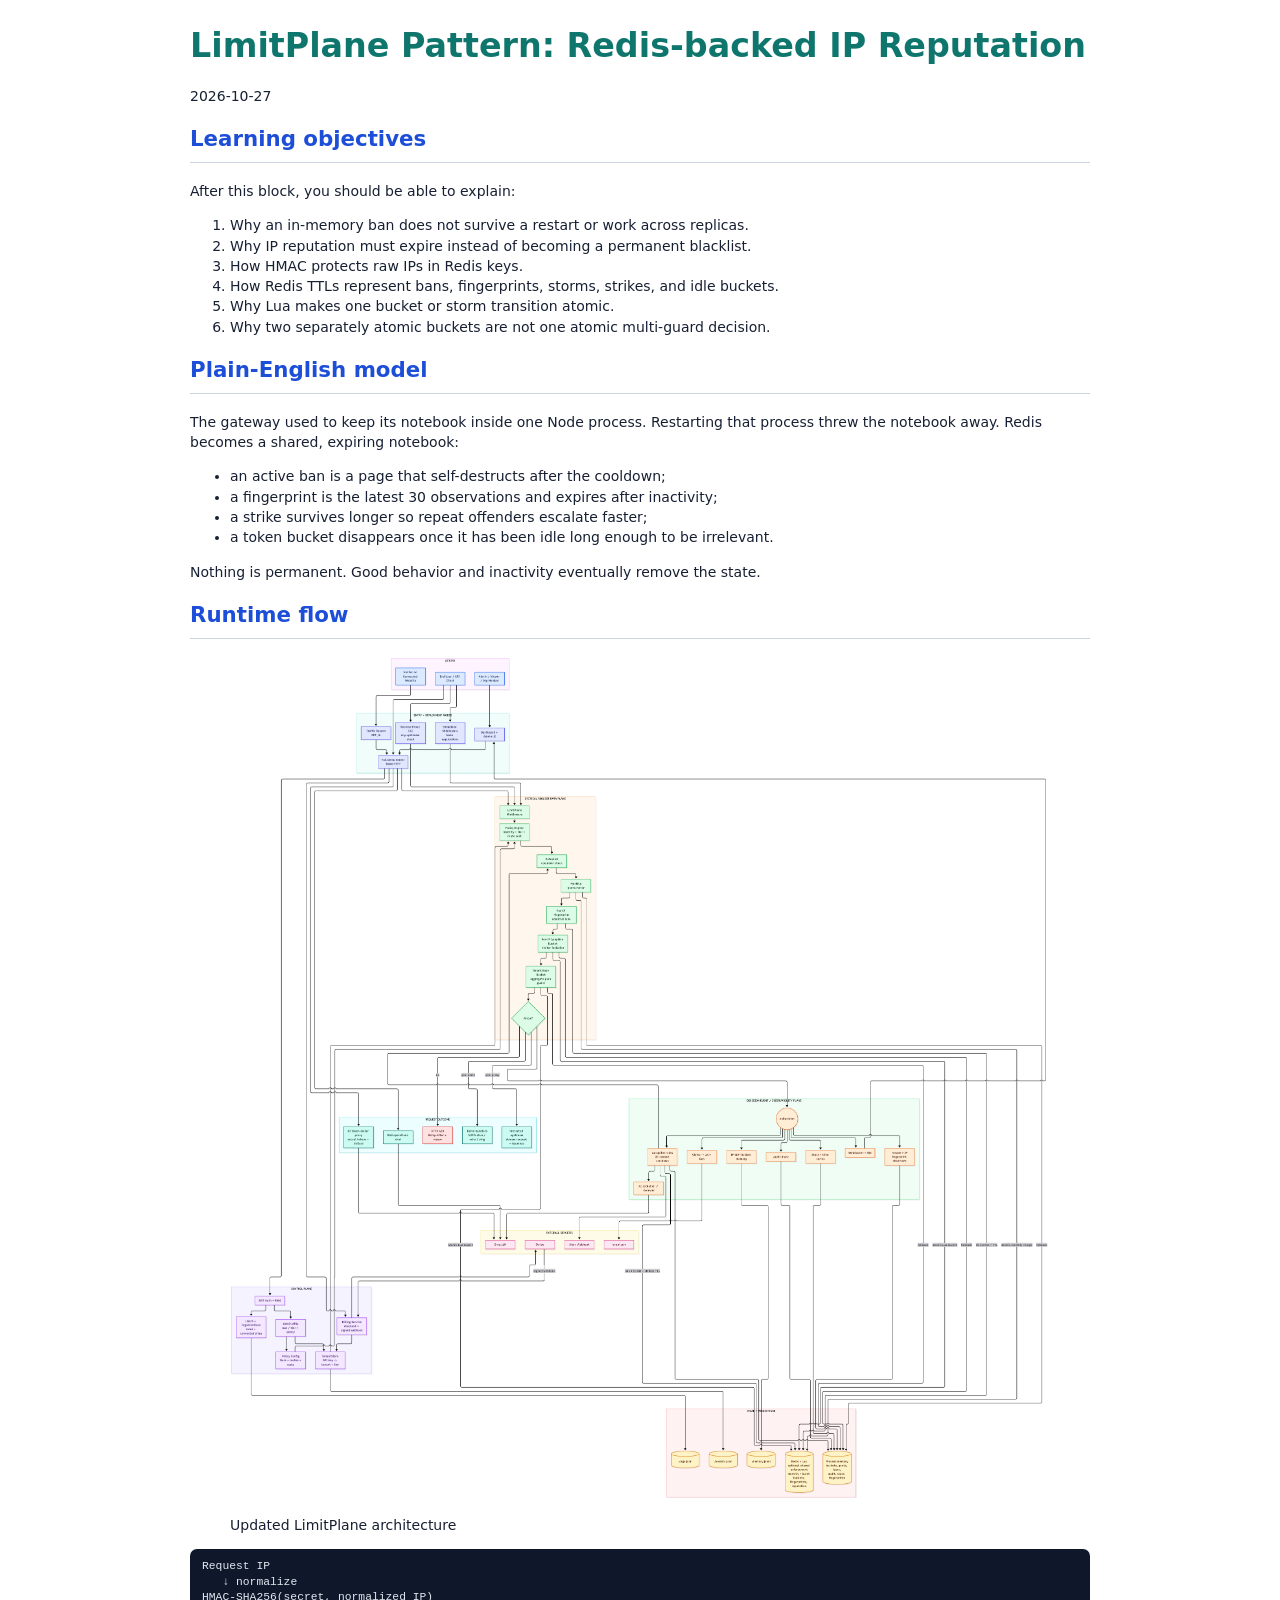
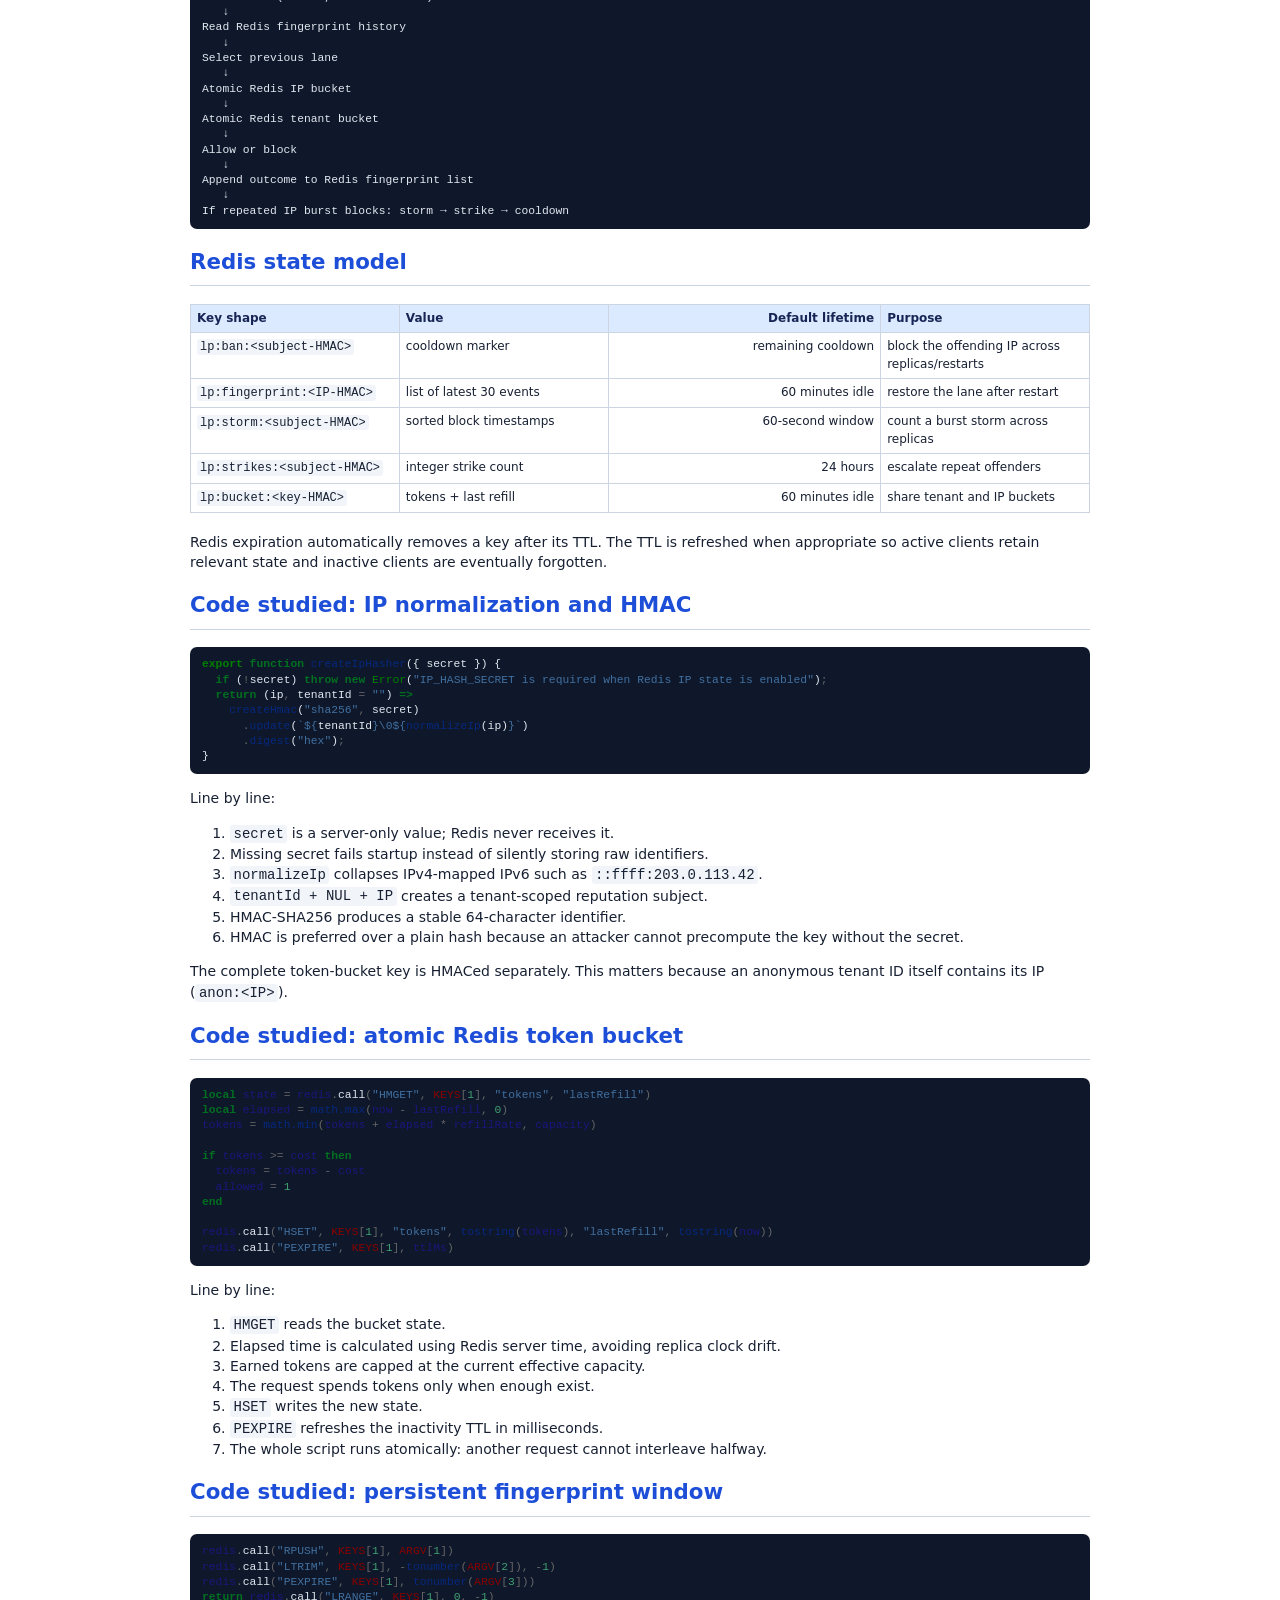
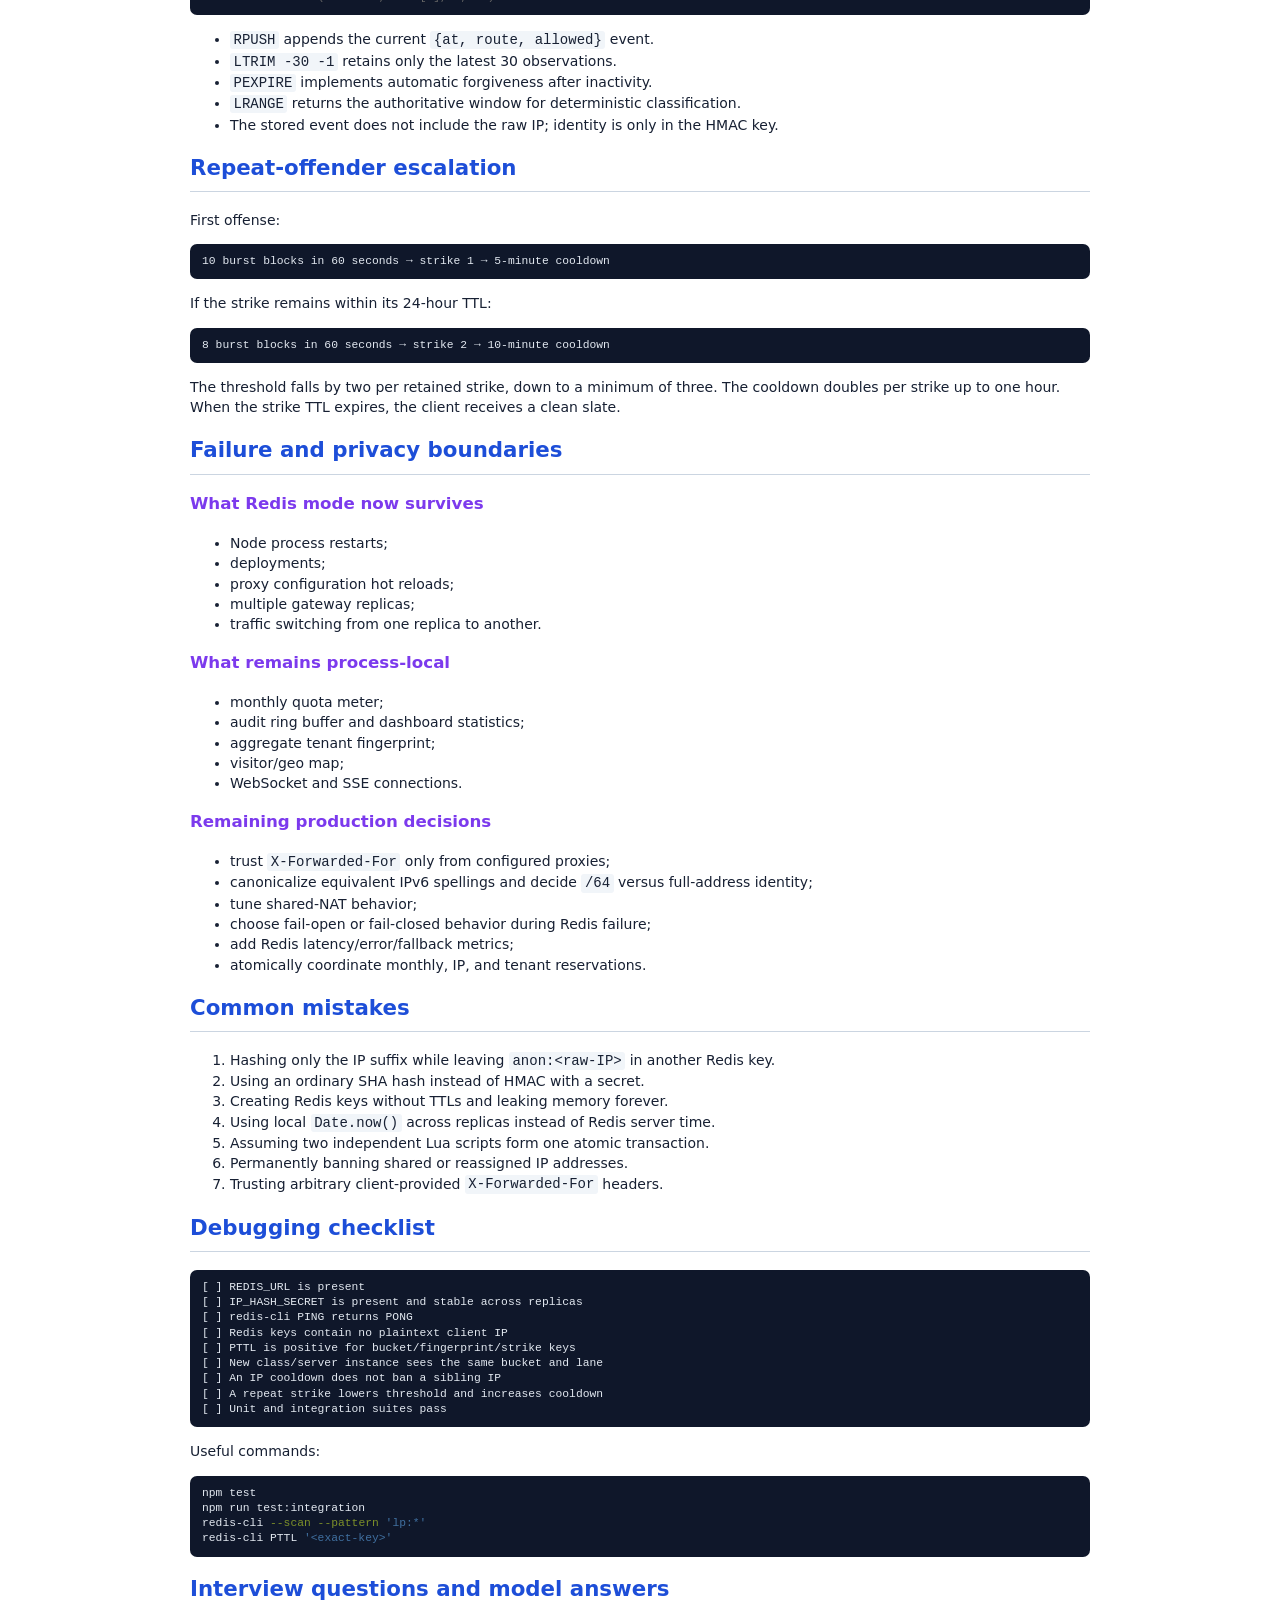
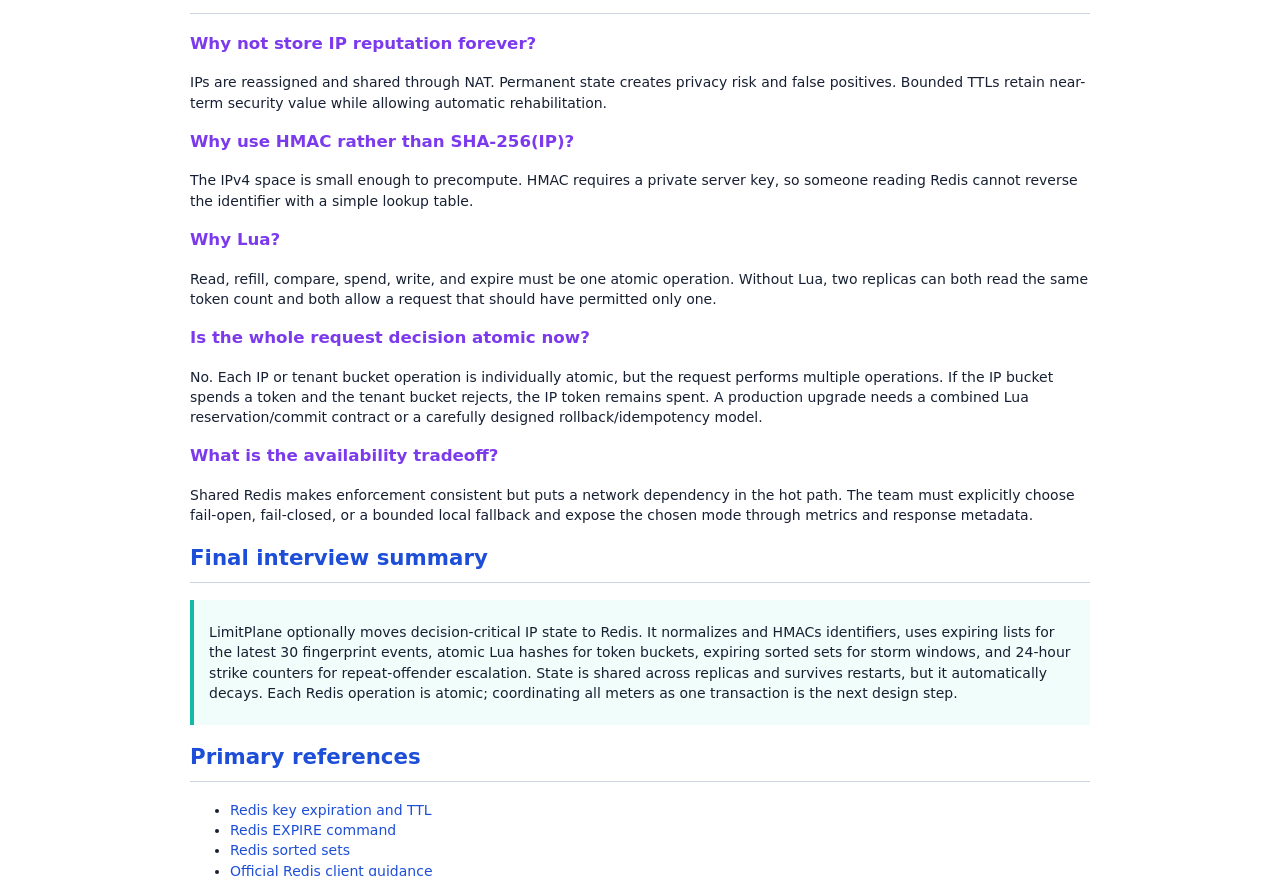
<file: docs/learning/redis-ip-reputation-pattern.html>
<!DOCTYPE html>
<html xmlns="http://www.w3.org/1999/xhtml">
<head>
  <meta charset="utf-8" />
  <meta name="generator" content="pandoc" />
  <meta name="viewport" content="width=device-width, initial-scale=1.0, user-scalable=yes" />
  <meta name="dcterms.date" content="2026-10-27" />
  <title>LimitPlane Pattern: Redis-backed IP Reputation</title>
  <style>
    /* Default styles provided by pandoc.
    ** See https://pandoc.org/MANUAL.html#variables-for-html for config info.
    */
    span.smallcaps{font-variant: small-caps;}
    div.columns{display: flex; gap: min(4vw, 1.5em);}
    div.column{flex: auto; overflow-x: auto;}
    div.hanging-indent{margin-left: 1.5em; text-indent: -1.5em;}
    /* The extra [class] is a hack that increases specificity enough to
       override a similar rule in reveal.js */
    ul.task-list[class]{list-style: none;}
    ul.task-list li input[type="checkbox"] {
      font-size: inherit;
      width: 0.8em;
      margin: 0 0.8em 0.2em -1.6em;
      vertical-align: middle;
    }
    .display.math{display: block; text-align: center; margin: 0.5rem auto;}
    /* CSS for syntax highlighting */
    html { -webkit-text-size-adjust: 100%; }
    pre > code.sourceCode { white-space: pre; position: relative; }
    pre > code.sourceCode > span { display: inline-block; line-height: 1.25; }
    pre > code.sourceCode > span:empty { height: 1.2em; }
    .sourceCode { overflow: visible; }
    code.sourceCode > span { color: inherit; text-decoration: inherit; }
    div.sourceCode { margin: 1em 0; }
    pre.sourceCode { margin: 0; }
    @media screen {
    div.sourceCode { overflow: auto; }
    }
    @media print {
    pre > code.sourceCode { white-space: pre-wrap; }
    pre > code.sourceCode > span { text-indent: -5em; padding-left: 5em; }
    }
    pre.numberSource code
      { counter-reset: source-line 0; }
    pre.numberSource code > span
      { position: relative; left: -4em; counter-increment: source-line; }
    pre.numberSource code > span > a:first-child::before
      { content: counter(source-line);
        position: relative; left: -1em; text-align: right; vertical-align: baseline;
        border: none; display: inline-block;
        -webkit-touch-callout: none; -webkit-user-select: none;
        -khtml-user-select: none; -moz-user-select: none;
        -ms-user-select: none; user-select: none;
        padding: 0 4px; width: 4em;
        color: #aaaaaa;
      }
    pre.numberSource { margin-left: 3em; border-left: 1px solid #aaaaaa;  padding-left: 4px; }
    div.sourceCode
      {   }
    @media screen {
    pre > code.sourceCode > span > a:first-child::before { text-decoration: underline; }
    }
    code span.al { color: #ff0000; font-weight: bold; } /* Alert */
    code span.an { color: #60a0b0; font-weight: bold; font-style: italic; } /* Annotation */
    code span.at { color: #7d9029; } /* Attribute */
    code span.bn { color: #40a070; } /* BaseN */
    code span.bu { color: #008000; } /* BuiltIn */
    code span.cf { color: #007020; font-weight: bold; } /* ControlFlow */
    code span.ch { color: #4070a0; } /* Char */
    code span.cn { color: #880000; } /* Constant */
    code span.co { color: #60a0b0; font-style: italic; } /* Comment */
    code span.cv { color: #60a0b0; font-weight: bold; font-style: italic; } /* CommentVar */
    code span.do { color: #ba2121; font-style: italic; } /* Documentation */
    code span.dt { color: #902000; } /* DataType */
    code span.dv { color: #40a070; } /* DecVal */
    code span.er { color: #ff0000; font-weight: bold; } /* Error */
    code span.ex { } /* Extension */
    code span.fl { color: #40a070; } /* Float */
    code span.fu { color: #06287e; } /* Function */
    code span.im { color: #008000; font-weight: bold; } /* Import */
    code span.in { color: #60a0b0; font-weight: bold; font-style: italic; } /* Information */
    code span.kw { color: #007020; font-weight: bold; } /* Keyword */
    code span.op { color: #666666; } /* Operator */
    code span.ot { color: #007020; } /* Other */
    code span.pp { color: #bc7a00; } /* Preprocessor */
    code span.sc { color: #4070a0; } /* SpecialChar */
    code span.ss { color: #bb6688; } /* SpecialString */
    code span.st { color: #4070a0; } /* String */
    code span.va { color: #19177c; } /* Variable */
    code span.vs { color: #4070a0; } /* VerbatimString */
    code span.wa { color: #60a0b0; font-weight: bold; font-style: italic; } /* Warning */
  </style>
  <link rel="stylesheet" href="print.css" />
</head>
<body>
<header id="title-block-header">
<h1 class="title">LimitPlane Pattern: Redis-backed IP Reputation</h1>
<p class="date">2026-10-27</p>
</header>
<h2 id="learning-objectives">Learning objectives</h2>
<p>After this block, you should be able to explain:</p>
<ol type="1">
<li>Why an in-memory ban does not survive a restart or work across
replicas.</li>
<li>Why IP reputation must expire instead of becoming a permanent
blacklist.</li>
<li>How HMAC protects raw IPs in Redis keys.</li>
<li>How Redis TTLs represent bans, fingerprints, storms, strikes, and
idle buckets.</li>
<li>Why Lua makes one bucket or storm transition atomic.</li>
<li>Why two separately atomic buckets are not one atomic multi-guard
decision.</li>
</ol>
<h2 id="plain-english-model">Plain-English model</h2>
<p>The gateway used to keep its notebook inside one Node process.
Restarting that process threw the notebook away. Redis becomes a shared,
expiring notebook:</p>
<ul>
<li>an active ban is a page that self-destructs after the cooldown;</li>
<li>a fingerprint is the latest 30 observations and expires after
inactivity;</li>
<li>a strike survives longer so repeat offenders escalate faster;</li>
<li>a token bucket disappears once it has been idle long enough to be
irrelevant.</li>
</ul>
<p>Nothing is permanent. Good behavior and inactivity eventually remove
the state.</p>
<h2 id="runtime-flow">Runtime flow</h2>
<figure>
<img src="../architecture/limitplane-interview-hld.png"
alt="Updated LimitPlane architecture" />
<figcaption aria-hidden="true">Updated LimitPlane
architecture</figcaption>
</figure>
<pre class="text"><code>Request IP
   ↓ normalize
HMAC-SHA256(secret, normalized IP)
   ↓
Read Redis fingerprint history
   ↓
Select previous lane
   ↓
Atomic Redis IP bucket
   ↓
Atomic Redis tenant bucket
   ↓
Allow or block
   ↓
Append outcome to Redis fingerprint list
   ↓
If repeated IP burst blocks: storm → strike → cooldown</code></pre>
<h2 id="redis-state-model">Redis state model</h2>
<table>
<colgroup>
<col style="width: 23%" />
<col style="width: 23%" />
<col style="width: 30%" />
<col style="width: 23%" />
</colgroup>
<thead>
<tr>
<th>Key shape</th>
<th>Value</th>
<th style="text-align: right;">Default lifetime</th>
<th>Purpose</th>
</tr>
</thead>
<tbody>
<tr>
<td><code>lp:ban:&lt;subject-HMAC&gt;</code></td>
<td>cooldown marker</td>
<td style="text-align: right;">remaining cooldown</td>
<td>block the offending IP across replicas/restarts</td>
</tr>
<tr>
<td><code>lp:fingerprint:&lt;IP-HMAC&gt;</code></td>
<td>list of latest 30 events</td>
<td style="text-align: right;">60 minutes idle</td>
<td>restore the lane after restart</td>
</tr>
<tr>
<td><code>lp:storm:&lt;subject-HMAC&gt;</code></td>
<td>sorted block timestamps</td>
<td style="text-align: right;">60-second window</td>
<td>count a burst storm across replicas</td>
</tr>
<tr>
<td><code>lp:strikes:&lt;subject-HMAC&gt;</code></td>
<td>integer strike count</td>
<td style="text-align: right;">24 hours</td>
<td>escalate repeat offenders</td>
</tr>
<tr>
<td><code>lp:bucket:&lt;key-HMAC&gt;</code></td>
<td>tokens + last refill</td>
<td style="text-align: right;">60 minutes idle</td>
<td>share tenant and IP buckets</td>
</tr>
</tbody>
</table>
<p>Redis expiration automatically removes a key after its TTL. The TTL
is refreshed when appropriate so active clients retain relevant state
and inactive clients are eventually forgotten.</p>
<h2 id="code-studied-ip-normalization-and-hmac">Code studied: IP
normalization and HMAC</h2>
<div class="sourceCode" id="cb2"><pre class="sourceCode js"><code class="sourceCode javascript"><span id="cb2-1"><a href="#cb2-1" aria-hidden="true" tabindex="-1"></a><span class="im">export</span> <span class="kw">function</span> <span class="fu">createIpHasher</span>({ secret }) {</span>
<span id="cb2-2"><a href="#cb2-2" aria-hidden="true" tabindex="-1"></a>  <span class="cf">if</span> (<span class="op">!</span>secret) <span class="cf">throw</span> <span class="kw">new</span> <span class="bu">Error</span>(<span class="st">&quot;IP_HASH_SECRET is required when Redis IP state is enabled&quot;</span>)<span class="op">;</span></span>
<span id="cb2-3"><a href="#cb2-3" aria-hidden="true" tabindex="-1"></a>  <span class="cf">return</span> (ip<span class="op">,</span> tenantId <span class="op">=</span> <span class="st">&quot;&quot;</span>) <span class="kw">=&gt;</span></span>
<span id="cb2-4"><a href="#cb2-4" aria-hidden="true" tabindex="-1"></a>    <span class="fu">createHmac</span>(<span class="st">&quot;sha256&quot;</span><span class="op">,</span> secret)</span>
<span id="cb2-5"><a href="#cb2-5" aria-hidden="true" tabindex="-1"></a>      <span class="op">.</span><span class="fu">update</span>(<span class="vs">`</span><span class="sc">${</span>tenantId<span class="sc">}\0${</span><span class="fu">normalizeIp</span>(ip)<span class="sc">}</span><span class="vs">`</span>)</span>
<span id="cb2-6"><a href="#cb2-6" aria-hidden="true" tabindex="-1"></a>      <span class="op">.</span><span class="fu">digest</span>(<span class="st">&quot;hex&quot;</span>)<span class="op">;</span></span>
<span id="cb2-7"><a href="#cb2-7" aria-hidden="true" tabindex="-1"></a>}</span></code></pre></div>
<p>Line by line:</p>
<ol type="1">
<li><code>secret</code> is a server-only value; Redis never receives
it.</li>
<li>Missing secret fails startup instead of silently storing raw
identifiers.</li>
<li><code>normalizeIp</code> collapses IPv4-mapped IPv6 such as
<code>::ffff:203.0.113.42</code>.</li>
<li><code>tenantId + NUL + IP</code> creates a tenant-scoped reputation
subject.</li>
<li>HMAC-SHA256 produces a stable 64-character identifier.</li>
<li>HMAC is preferred over a plain hash because an attacker cannot
precompute the key without the secret.</li>
</ol>
<p>The complete token-bucket key is HMACed separately. This matters
because an anonymous tenant ID itself contains its IP
(<code>anon:&lt;IP&gt;</code>).</p>
<h2 id="code-studied-atomic-redis-token-bucket">Code studied: atomic
Redis token bucket</h2>
<div class="sourceCode" id="cb3"><pre
class="sourceCode lua"><code class="sourceCode lua"><span id="cb3-1"><a href="#cb3-1" aria-hidden="true" tabindex="-1"></a><span class="kw">local</span> <span class="va">state</span> <span class="op">=</span> <span class="va">redis</span><span class="op">.</span>call<span class="op">(</span><span class="st">&quot;HMGET&quot;</span><span class="op">,</span> <span class="cn">KEYS</span><span class="op">[</span><span class="dv">1</span><span class="op">],</span> <span class="st">&quot;tokens&quot;</span><span class="op">,</span> <span class="st">&quot;lastRefill&quot;</span><span class="op">)</span></span>
<span id="cb3-2"><a href="#cb3-2" aria-hidden="true" tabindex="-1"></a><span class="kw">local</span> <span class="va">elapsed</span> <span class="op">=</span> <span class="fu">math.max</span><span class="op">(</span><span class="va">now</span> <span class="op">-</span> <span class="va">lastRefill</span><span class="op">,</span> <span class="dv">0</span><span class="op">)</span></span>
<span id="cb3-3"><a href="#cb3-3" aria-hidden="true" tabindex="-1"></a><span class="va">tokens</span> <span class="op">=</span> <span class="fu">math.min</span><span class="op">(</span><span class="va">tokens</span> <span class="op">+</span> <span class="va">elapsed</span> <span class="op">*</span> <span class="va">refillRate</span><span class="op">,</span> <span class="va">capacity</span><span class="op">)</span></span>
<span id="cb3-4"><a href="#cb3-4" aria-hidden="true" tabindex="-1"></a></span>
<span id="cb3-5"><a href="#cb3-5" aria-hidden="true" tabindex="-1"></a><span class="cf">if</span> <span class="va">tokens</span> <span class="op">&gt;=</span> <span class="va">cost</span> <span class="cf">then</span></span>
<span id="cb3-6"><a href="#cb3-6" aria-hidden="true" tabindex="-1"></a>  <span class="va">tokens</span> <span class="op">=</span> <span class="va">tokens</span> <span class="op">-</span> <span class="va">cost</span></span>
<span id="cb3-7"><a href="#cb3-7" aria-hidden="true" tabindex="-1"></a>  <span class="va">allowed</span> <span class="op">=</span> <span class="dv">1</span></span>
<span id="cb3-8"><a href="#cb3-8" aria-hidden="true" tabindex="-1"></a><span class="cf">end</span></span>
<span id="cb3-9"><a href="#cb3-9" aria-hidden="true" tabindex="-1"></a></span>
<span id="cb3-10"><a href="#cb3-10" aria-hidden="true" tabindex="-1"></a><span class="va">redis</span><span class="op">.</span>call<span class="op">(</span><span class="st">&quot;HSET&quot;</span><span class="op">,</span> <span class="cn">KEYS</span><span class="op">[</span><span class="dv">1</span><span class="op">],</span> <span class="st">&quot;tokens&quot;</span><span class="op">,</span> <span class="fu">tostring</span><span class="op">(</span><span class="va">tokens</span><span class="op">),</span> <span class="st">&quot;lastRefill&quot;</span><span class="op">,</span> <span class="fu">tostring</span><span class="op">(</span><span class="va">now</span><span class="op">))</span></span>
<span id="cb3-11"><a href="#cb3-11" aria-hidden="true" tabindex="-1"></a><span class="va">redis</span><span class="op">.</span>call<span class="op">(</span><span class="st">&quot;PEXPIRE&quot;</span><span class="op">,</span> <span class="cn">KEYS</span><span class="op">[</span><span class="dv">1</span><span class="op">],</span> <span class="va">ttlMs</span><span class="op">)</span></span></code></pre></div>
<p>Line by line:</p>
<ol type="1">
<li><code>HMGET</code> reads the bucket state.</li>
<li>Elapsed time is calculated using Redis server time, avoiding replica
clock drift.</li>
<li>Earned tokens are capped at the current effective capacity.</li>
<li>The request spends tokens only when enough exist.</li>
<li><code>HSET</code> writes the new state.</li>
<li><code>PEXPIRE</code> refreshes the inactivity TTL in
milliseconds.</li>
<li>The whole script runs atomically: another request cannot interleave
halfway.</li>
</ol>
<h2 id="code-studied-persistent-fingerprint-window">Code studied:
persistent fingerprint window</h2>
<div class="sourceCode" id="cb4"><pre
class="sourceCode lua"><code class="sourceCode lua"><span id="cb4-1"><a href="#cb4-1" aria-hidden="true" tabindex="-1"></a><span class="va">redis</span><span class="op">.</span>call<span class="op">(</span><span class="st">&quot;RPUSH&quot;</span><span class="op">,</span> <span class="cn">KEYS</span><span class="op">[</span><span class="dv">1</span><span class="op">],</span> <span class="cn">ARGV</span><span class="op">[</span><span class="dv">1</span><span class="op">])</span></span>
<span id="cb4-2"><a href="#cb4-2" aria-hidden="true" tabindex="-1"></a><span class="va">redis</span><span class="op">.</span>call<span class="op">(</span><span class="st">&quot;LTRIM&quot;</span><span class="op">,</span> <span class="cn">KEYS</span><span class="op">[</span><span class="dv">1</span><span class="op">],</span> <span class="op">-</span><span class="fu">tonumber</span><span class="op">(</span><span class="cn">ARGV</span><span class="op">[</span><span class="dv">2</span><span class="op">]),</span> <span class="op">-</span><span class="dv">1</span><span class="op">)</span></span>
<span id="cb4-3"><a href="#cb4-3" aria-hidden="true" tabindex="-1"></a><span class="va">redis</span><span class="op">.</span>call<span class="op">(</span><span class="st">&quot;PEXPIRE&quot;</span><span class="op">,</span> <span class="cn">KEYS</span><span class="op">[</span><span class="dv">1</span><span class="op">],</span> <span class="fu">tonumber</span><span class="op">(</span><span class="cn">ARGV</span><span class="op">[</span><span class="dv">3</span><span class="op">]))</span></span>
<span id="cb4-4"><a href="#cb4-4" aria-hidden="true" tabindex="-1"></a><span class="cf">return</span> <span class="va">redis</span><span class="op">.</span>call<span class="op">(</span><span class="st">&quot;LRANGE&quot;</span><span class="op">,</span> <span class="cn">KEYS</span><span class="op">[</span><span class="dv">1</span><span class="op">],</span> <span class="dv">0</span><span class="op">,</span> <span class="op">-</span><span class="dv">1</span><span class="op">)</span></span></code></pre></div>
<ul>
<li><code>RPUSH</code> appends the current
<code>{at, route, allowed}</code> event.</li>
<li><code>LTRIM -30 -1</code> retains only the latest 30
observations.</li>
<li><code>PEXPIRE</code> implements automatic forgiveness after
inactivity.</li>
<li><code>LRANGE</code> returns the authoritative window for
deterministic classification.</li>
<li>The stored event does not include the raw IP; identity is only in
the HMAC key.</li>
</ul>
<h2 id="repeat-offender-escalation">Repeat-offender escalation</h2>
<p>First offense:</p>
<pre class="text"><code>10 burst blocks in 60 seconds → strike 1 → 5-minute cooldown</code></pre>
<p>If the strike remains within its 24-hour TTL:</p>
<pre class="text"><code>8 burst blocks in 60 seconds → strike 2 → 10-minute cooldown</code></pre>
<p>The threshold falls by two per retained strike, down to a minimum of
three. The cooldown doubles per strike up to one hour. When the strike
TTL expires, the client receives a clean slate.</p>
<h2 id="failure-and-privacy-boundaries">Failure and privacy
boundaries</h2>
<h3 id="what-redis-mode-now-survives">What Redis mode now survives</h3>
<ul>
<li>Node process restarts;</li>
<li>deployments;</li>
<li>proxy configuration hot reloads;</li>
<li>multiple gateway replicas;</li>
<li>traffic switching from one replica to another.</li>
</ul>
<h3 id="what-remains-process-local">What remains process-local</h3>
<ul>
<li>monthly quota meter;</li>
<li>audit ring buffer and dashboard statistics;</li>
<li>aggregate tenant fingerprint;</li>
<li>visitor/geo map;</li>
<li>WebSocket and SSE connections.</li>
</ul>
<h3 id="remaining-production-decisions">Remaining production
decisions</h3>
<ul>
<li>trust <code>X-Forwarded-For</code> only from configured
proxies;</li>
<li>canonicalize equivalent IPv6 spellings and decide <code>/64</code>
versus full-address identity;</li>
<li>tune shared-NAT behavior;</li>
<li>choose fail-open or fail-closed behavior during Redis failure;</li>
<li>add Redis latency/error/fallback metrics;</li>
<li>atomically coordinate monthly, IP, and tenant reservations.</li>
</ul>
<h2 id="common-mistakes">Common mistakes</h2>
<ol type="1">
<li>Hashing only the IP suffix while leaving
<code>anon:&lt;raw-IP&gt;</code> in another Redis key.</li>
<li>Using an ordinary SHA hash instead of HMAC with a secret.</li>
<li>Creating Redis keys without TTLs and leaking memory forever.</li>
<li>Using local <code>Date.now()</code> across replicas instead of Redis
server time.</li>
<li>Assuming two independent Lua scripts form one atomic
transaction.</li>
<li>Permanently banning shared or reassigned IP addresses.</li>
<li>Trusting arbitrary client-provided <code>X-Forwarded-For</code>
headers.</li>
</ol>
<h2 id="debugging-checklist">Debugging checklist</h2>
<pre class="text"><code>[ ] REDIS_URL is present
[ ] IP_HASH_SECRET is present and stable across replicas
[ ] redis-cli PING returns PONG
[ ] Redis keys contain no plaintext client IP
[ ] PTTL is positive for bucket/fingerprint/strike keys
[ ] New class/server instance sees the same bucket and lane
[ ] An IP cooldown does not ban a sibling IP
[ ] A repeat strike lowers threshold and increases cooldown
[ ] Unit and integration suites pass</code></pre>
<p>Useful commands:</p>
<div class="sourceCode" id="cb8"><pre
class="sourceCode bash"><code class="sourceCode bash"><span id="cb8-1"><a href="#cb8-1" aria-hidden="true" tabindex="-1"></a><span class="ex">npm</span> test</span>
<span id="cb8-2"><a href="#cb8-2" aria-hidden="true" tabindex="-1"></a><span class="ex">npm</span> run test:integration</span>
<span id="cb8-3"><a href="#cb8-3" aria-hidden="true" tabindex="-1"></a><span class="ex">redis-cli</span> <span class="at">--scan</span> <span class="at">--pattern</span> <span class="st">&#39;lp:*&#39;</span></span>
<span id="cb8-4"><a href="#cb8-4" aria-hidden="true" tabindex="-1"></a><span class="ex">redis-cli</span> PTTL <span class="st">&#39;&lt;exact-key&gt;&#39;</span></span></code></pre></div>
<h2 id="interview-questions-and-model-answers">Interview questions and
model answers</h2>
<h3 id="why-not-store-ip-reputation-forever">Why not store IP reputation
forever?</h3>
<p>IPs are reassigned and shared through NAT. Permanent state creates
privacy risk and false positives. Bounded TTLs retain near-term security
value while allowing automatic rehabilitation.</p>
<h3 id="why-use-hmac-rather-than-sha-256ip">Why use HMAC rather than
SHA-256(IP)?</h3>
<p>The IPv4 space is small enough to precompute. HMAC requires a private
server key, so someone reading Redis cannot reverse the identifier with
a simple lookup table.</p>
<h3 id="why-lua">Why Lua?</h3>
<p>Read, refill, compare, spend, write, and expire must be one atomic
operation. Without Lua, two replicas can both read the same token count
and both allow a request that should have permitted only one.</p>
<h3 id="is-the-whole-request-decision-atomic-now">Is the whole request
decision atomic now?</h3>
<p>No. Each IP or tenant bucket operation is individually atomic, but
the request performs multiple operations. If the IP bucket spends a
token and the tenant bucket rejects, the IP token remains spent. A
production upgrade needs a combined Lua reservation/commit contract or a
carefully designed rollback/idempotency model.</p>
<h3 id="what-is-the-availability-tradeoff">What is the availability
tradeoff?</h3>
<p>Shared Redis makes enforcement consistent but puts a network
dependency in the hot path. The team must explicitly choose fail-open,
fail-closed, or a bounded local fallback and expose the chosen mode
through metrics and response metadata.</p>
<h2 id="final-interview-summary">Final interview summary</h2>
<blockquote>
<p>LimitPlane optionally moves decision-critical IP state to Redis. It
normalizes and HMACs identifiers, uses expiring lists for the latest 30
fingerprint events, atomic Lua hashes for token buckets, expiring sorted
sets for storm windows, and 24-hour strike counters for repeat-offender
escalation. State is shared across replicas and survives restarts, but
it automatically decays. Each Redis operation is atomic; coordinating
all meters as one transaction is the next design step.</p>
</blockquote>
<h2 id="primary-references">Primary references</h2>
<ul>
<li><a
href="https://redis.io/docs/latest/develop/using-commands/keyspace/">Redis
key expiration and TTL</a></li>
<li><a href="https://redis.io/docs/latest/commands/expire/">Redis EXPIRE
command</a></li>
<li><a
href="https://redis.io/docs/latest/develop/data-types/sorted-sets/">Redis
sorted sets</a></li>
<li><a href="https://redis.io/docs/latest/develop/clients/">Official
Redis client guidance</a></li>
</ul>
</body>
</html>
</file>
<file: docs/learning/print.css>
@page { size: A4; margin: 16mm 14mm; }
html { font-family: Inter, ui-sans-serif, system-ui, -apple-system, sans-serif; color: #172033; }
body { max-width: 900px; margin: 0 auto; font-size: 10.5pt; line-height: 1.45; }
h1 { color: #0f766e; font-size: 25pt; margin-bottom: 4mm; }
h2 { color: #1d4ed8; font-size: 16pt; border-bottom: 1px solid #cbd5e1; padding-bottom: 2mm; break-after: avoid; }
h3 { color: #7c3aed; font-size: 12.5pt; break-after: avoid; }
p, li { orphans: 3; widows: 3; }
code { font-family: "SFMono-Regular", Consolas, monospace; background: #f1f5f9; padding: 0.08em 0.25em; border-radius: 3px; }
pre { background: #0f172a; color: #e2e8f0; padding: 10px 12px; border-radius: 7px; font-size: 8.5pt; line-height: 1.35; overflow-wrap: anywhere; white-space: pre-wrap; break-inside: avoid; }
pre code { background: transparent; padding: 0; }
table { width: 100%; border-collapse: collapse; margin: 3mm 0 5mm; font-size: 9pt; }
th { background: #dbeafe; color: #172554; text-align: left; }
th, td { border: 1px solid #cbd5e1; padding: 5px 6px; vertical-align: top; }
blockquote { border-left: 4px solid #14b8a6; background: #f0fdfa; margin: 4mm 0; padding: 2mm 4mm; }
img { display: block; max-width: 100%; max-height: 225mm; object-fit: contain; margin: 4mm auto; page-break-inside: avoid; }
a { color: #1d4ed8; text-decoration: none; }
</file>
